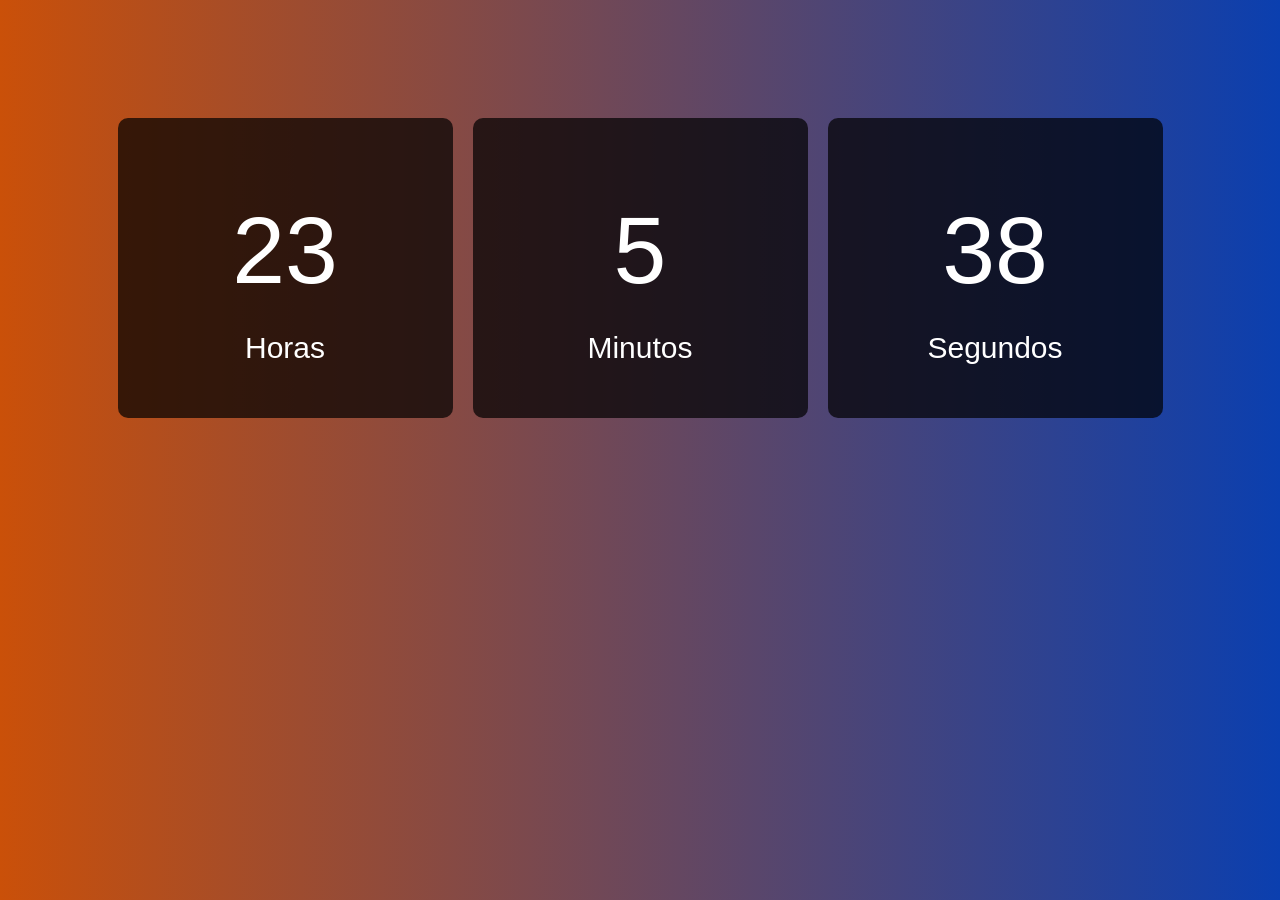
<file: index.html>
<!DOCTYPE html>
<html lang="pt-br">
<head>
    <meta charset="UTF-8">
    <meta http-equiv="X-UA-Compatible" content="IE=edge">
    <meta name="viewport" content="width=device-width, initial-scale=1.0">
    <title>Relógio Digital </title>
    <link rel="stylesheet" href="style.css">
    <link rel="stylesheet" href="mediaquery.css">
    <link rel="shortcut icon" href="relogio.png" type="image/x-icon">
    
</head>
<body>
<section class="vidro">
    <div class="container">
        <div>
            <span id="hora"></span>
            <span class="time" id="txt">Horas</span>
        </div>
        <div>
            <span id="minuto"></span>
            <span class="time" id="txt">Minutos</span>
        </div>
        <div>
            <span id="segundo"></span>
            <span class="time"id="txt">Segundos</span>
        </div>
         
    </div>
</section> 
<script src="hora.js"></script>
</body>
</html>
</file>
<file: style.css>
/* Versão todas as demais midias */

/* Typical Device breakpoints
Pequenas telas: até 600px;
Celular: de 600px até 768px;
Tablet: 768px até 992px;
Desktop: 992px até 1200px;
Grandes Telas: acima de 1200px;
*/

* {
    font-family: 'Franklin Gothic Medium', 'Arial Narrow', Arial, sans-serif;
  }
  
  body{
     background-image: linear-gradient(to right,#ca5009, #0b3faf);
  }

  
  
  .container {
    display: flex;
    justify-content: center;
    align-items: center;
    padding-top: 100px;
    
    
  }
  
  .container > div {
    background-color:  rgba(0, 0, 0, 0.705);
    width: 145px;
    height: 160px;
    padding: 95px;
    padding-bottom:45px;
    margin: 10px;
    text-align: center;
    line-height: 75px;
    font-size: 95px;
    color:white;
    border-radius:10px; 
    
  }
  .container span.time{
    font-size:30px;
  }
</file>
<file: mediaquery.css>
@charset "UTF-8";

@media screen and (max-width:767px){
  
  .container {
    display: flex;
    justify-content: center;
    align-items: center;
    padding-top: 100px;
    
  }
  
  .container > div {
    background-color: rgba(0, 0, 0, 0.705);
    width: 20px;
    height: 71px;
    padding: 48px;
    padding-bottom:58px;
    margin: 10px;
    padding-left: 22px;
    line-height: 60px;
    font-size: 26px;
    color:white;
    border-radius: 10px;
    
  }
  .container span.time{
    
    font-size:12px;
      
  }

}

@media screen  and (min-width:768px) and (max-width:992px){
    
    .container {
        display: flex;
        justify-content: center;
        align-items: center;
        padding-top: 100px;
        
      }
      
      .container > div {
        background-color:  rgba(0, 0, 0, 0.705);
        width: 60px;
        height: 85px;
        padding: 50px;
        padding-bottom:60px;
        margin: 10px;
        text-align: center;
        line-height: 75px;
        font-size: 38px;
        color:white;
        border-radius: 10px;
        
      }
      .container span.time{
       
        font-size:17px;
         
      }
      
}
</file>
